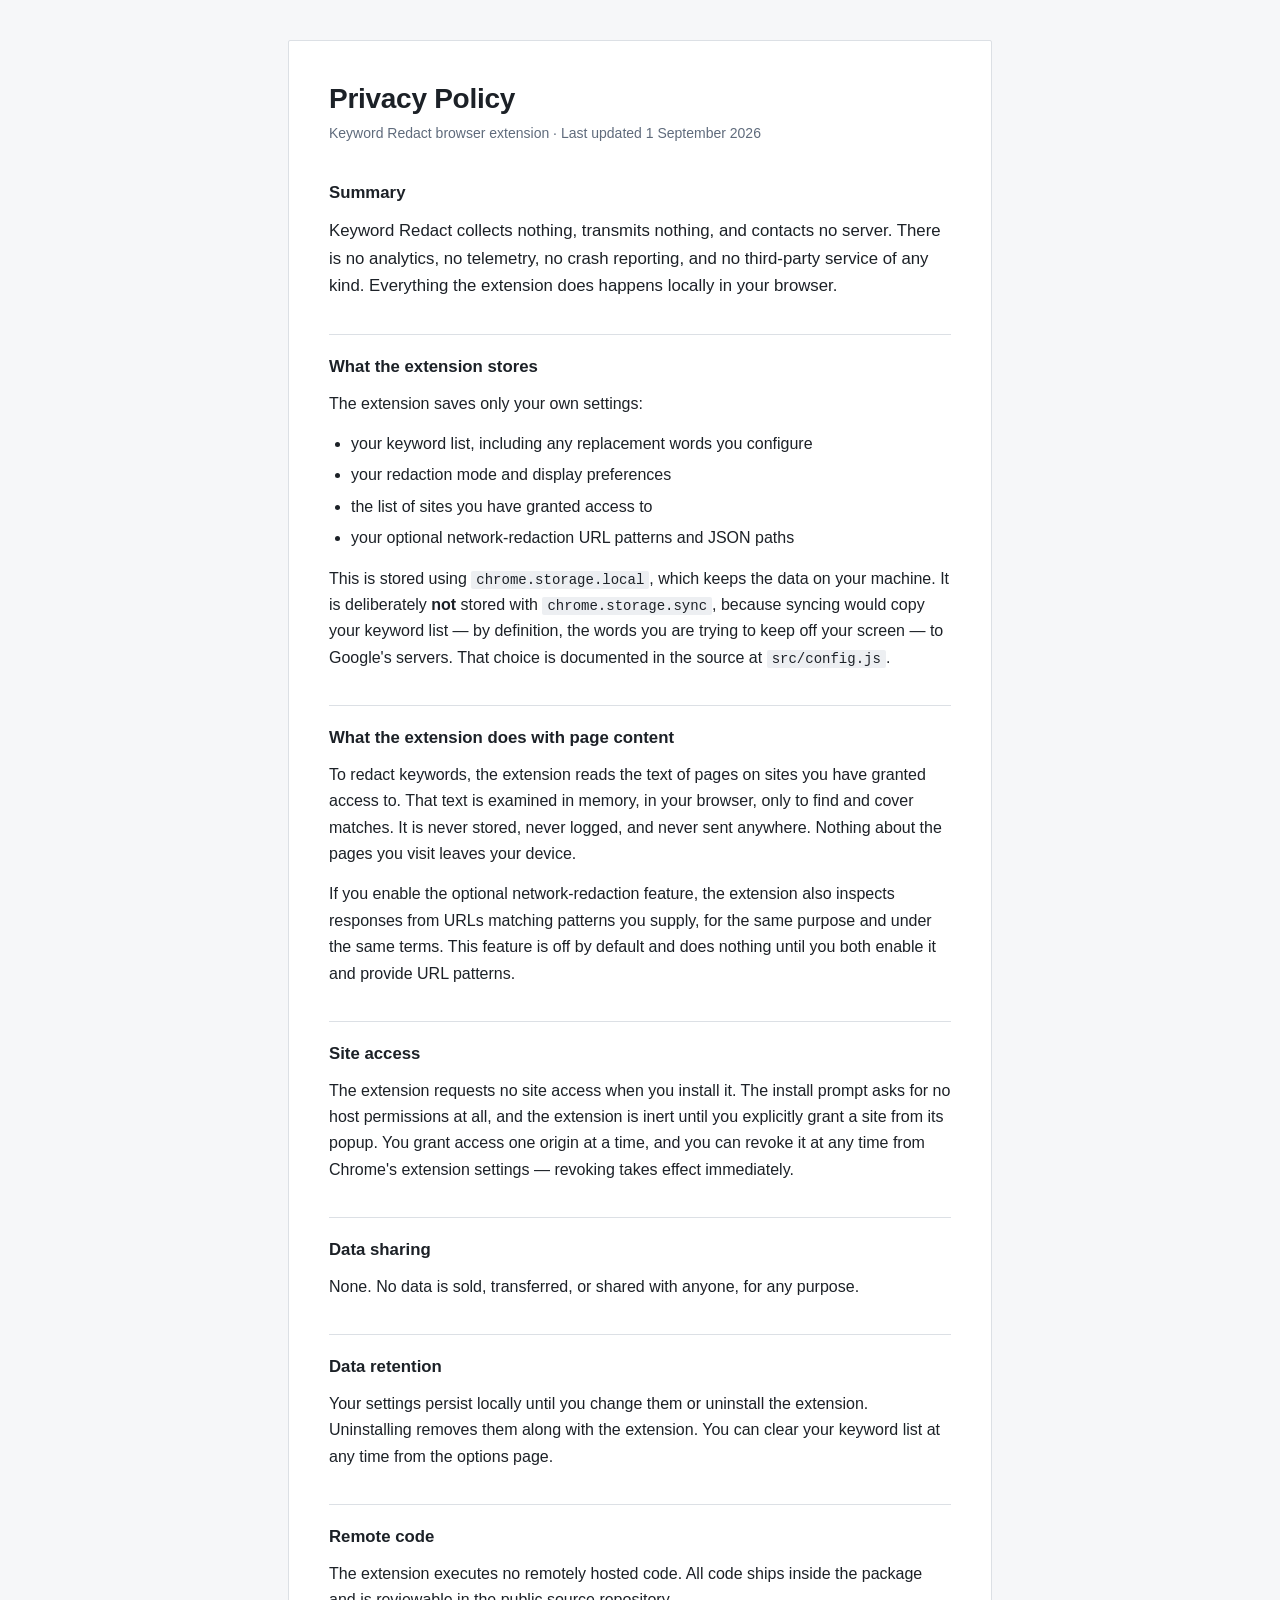
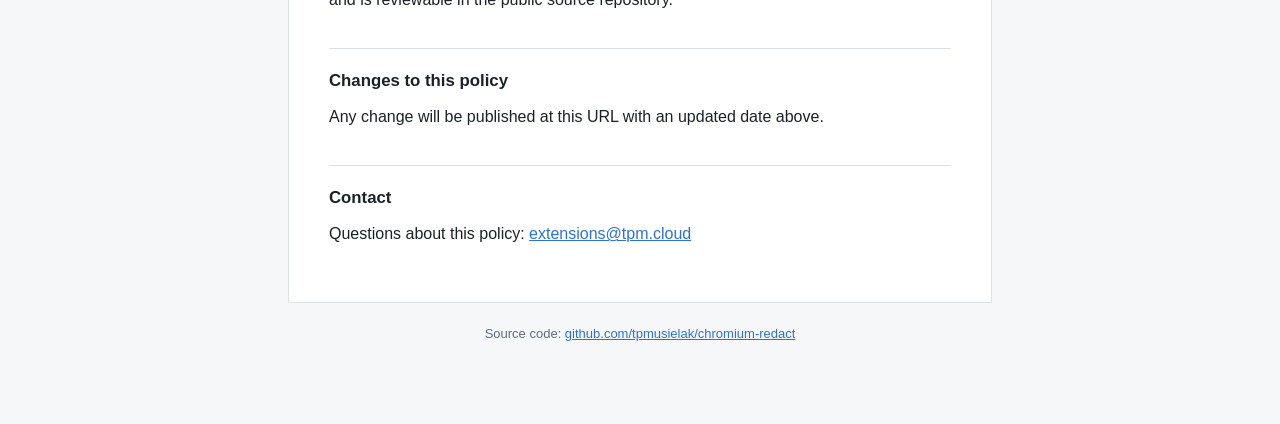
<file: docs/index.html>
<!doctype html>
<html lang="en">
<head>
<meta charset="utf-8">
<meta name="viewport" content="width=device-width, initial-scale=1">
<title>Privacy Policy — Keyword Redact</title>
<meta name="description" content="Privacy policy for the Keyword Redact browser extension. No data is collected or transmitted.">
<link rel="icon" href="data:image/svg+xml,%3Csvg xmlns='http://www.w3.org/2000/svg' viewBox='0 0 128 128'%3E%3Crect width='128' height='128' rx='26' fill='%232d72d2'/%3E%3Crect x='20' y='28' width='88' height='14' rx='7' fill='white'/%3E%3Crect x='20' y='54' width='88' height='20' rx='4' fill='%23111418'/%3E%3Crect x='20' y='86' width='56' height='14' rx='7' fill='white'/%3E%3C/svg%3E">
<style>
/* Palette follows Blueprint 5, matching the extension's own pages (src/ui.css)
   so the policy page reads as part of the same product. Self-contained: no
   external stylesheet, no webfont, nothing to load from a third party --
   which would rather undercut the point of the page. */
:root {
  --bg: #f6f7f9;
  --surface: #ffffff;
  --text: #1c2127;
  --muted: #5f6b7c;
  --rule: #dce0e5;
  --accent: #2d72d2;
  --code-bg: #edeff2;
}
@media (prefers-color-scheme: dark) {
  :root {
    --bg: #1c2127;
    --surface: #252a31;
    --text: #f6f7f9;
    --muted: #abb3bf;
    --rule: #383e47;
    --accent: #8abbff;
    --code-bg: #2f343c;
  }
}
* { box-sizing: border-box; }
body {
  margin: 0;
  padding: 40px 20px 80px;
  background: var(--bg);
  color: var(--text);
  font: 16px/1.65 -apple-system, BlinkMacSystemFont, "Segoe UI", Roboto, Helvetica, Arial, sans-serif;
  -webkit-font-smoothing: antialiased;
}
main {
  max-width: 44rem;
  margin: 0 auto;
  background: var(--surface);
  border: 1px solid var(--rule);
  border-radius: 2px;
  padding: 40px;
}
@media (max-width: 640px) { body { padding: 16px 12px 48px; } main { padding: 24px 20px; } }
h1 { font-size: 1.75rem; line-height: 1.25; margin: 0 0 6px; letter-spacing: -0.01em; }
h2 { font-size: 1.05rem; margin: 34px 0 10px; padding-top: 18px; border-top: 1px solid var(--rule); }
h2:first-of-type { border-top: 0; padding-top: 0; }
p, ul { margin: 0 0 14px; }
ul { padding-left: 22px; }
li { margin-bottom: 5px; }
.updated { color: var(--muted); font-size: 0.875rem; margin: 0 0 8px; }
.lede { font-size: 1.05rem; }
code {
  background: var(--code-bg);
  padding: 1px 5px;
  border-radius: 2px;
  font: 0.875em ui-monospace, SFMono-Regular, Menlo, Consolas, monospace;
}
a { color: var(--accent); }
footer { max-width: 44rem; margin: 20px auto 0; color: var(--muted); font-size: 0.8125rem; text-align: center; }
</style>
</head>
<body>
<main>

<h1>Privacy Policy</h1>
<p class="updated">Keyword Redact browser extension · Last updated 1 September 2026</p>

<h2>Summary</h2>
<p class="lede">Keyword Redact collects nothing, transmits nothing, and contacts no server. There is no analytics, no telemetry, no crash reporting, and no third-party service of any kind. Everything the extension does happens locally in your browser.</p>

<h2>What the extension stores</h2>
<p>The extension saves only your own settings:</p>
<ul>
  <li>your keyword list, including any replacement words you configure</li>
  <li>your redaction mode and display preferences</li>
  <li>the list of sites you have granted access to</li>
  <li>your optional network-redaction URL patterns and JSON paths</li>
</ul>
<p>This is stored using <code>chrome.storage.local</code>, which keeps the data on your machine. It is deliberately <strong>not</strong> stored with <code>chrome.storage.sync</code>, because syncing would copy your keyword list — by definition, the words you are trying to keep off your screen — to Google's servers. That choice is documented in the source at <code>src/config.js</code>.</p>

<h2>What the extension does with page content</h2>
<p>To redact keywords, the extension reads the text of pages on sites you have granted access to. That text is examined in memory, in your browser, only to find and cover matches. It is never stored, never logged, and never sent anywhere. Nothing about the pages you visit leaves your device.</p>
<p>If you enable the optional network-redaction feature, the extension also inspects responses from URLs matching patterns you supply, for the same purpose and under the same terms. This feature is off by default and does nothing until you both enable it and provide URL patterns.</p>

<h2>Site access</h2>
<p>The extension requests no site access when you install it. The install prompt asks for no host permissions at all, and the extension is inert until you explicitly grant a site from its popup. You grant access one origin at a time, and you can revoke it at any time from Chrome's extension settings — revoking takes effect immediately.</p>

<h2>Data sharing</h2>
<p>None. No data is sold, transferred, or shared with anyone, for any purpose.</p>

<h2>Data retention</h2>
<p>Your settings persist locally until you change them or uninstall the extension. Uninstalling removes them along with the extension. You can clear your keyword list at any time from the options page.</p>

<h2>Remote code</h2>
<p>The extension executes no remotely hosted code. All code ships inside the package and is reviewable in the public source repository.</p>

<h2>Changes to this policy</h2>
<p>Any change will be published at this URL with an updated date above.</p>

<h2>Contact</h2>
<p>Questions about this policy: <a href="mailto:extensions@tpm.cloud">extensions@tpm.cloud</a></p>

</main>
<footer>
  Source code: <a href="https://github.com/tpmusielak/chromium-redact">github.com/tpmusielak/chromium-redact</a>
</footer>
</body>
</html>
</file>
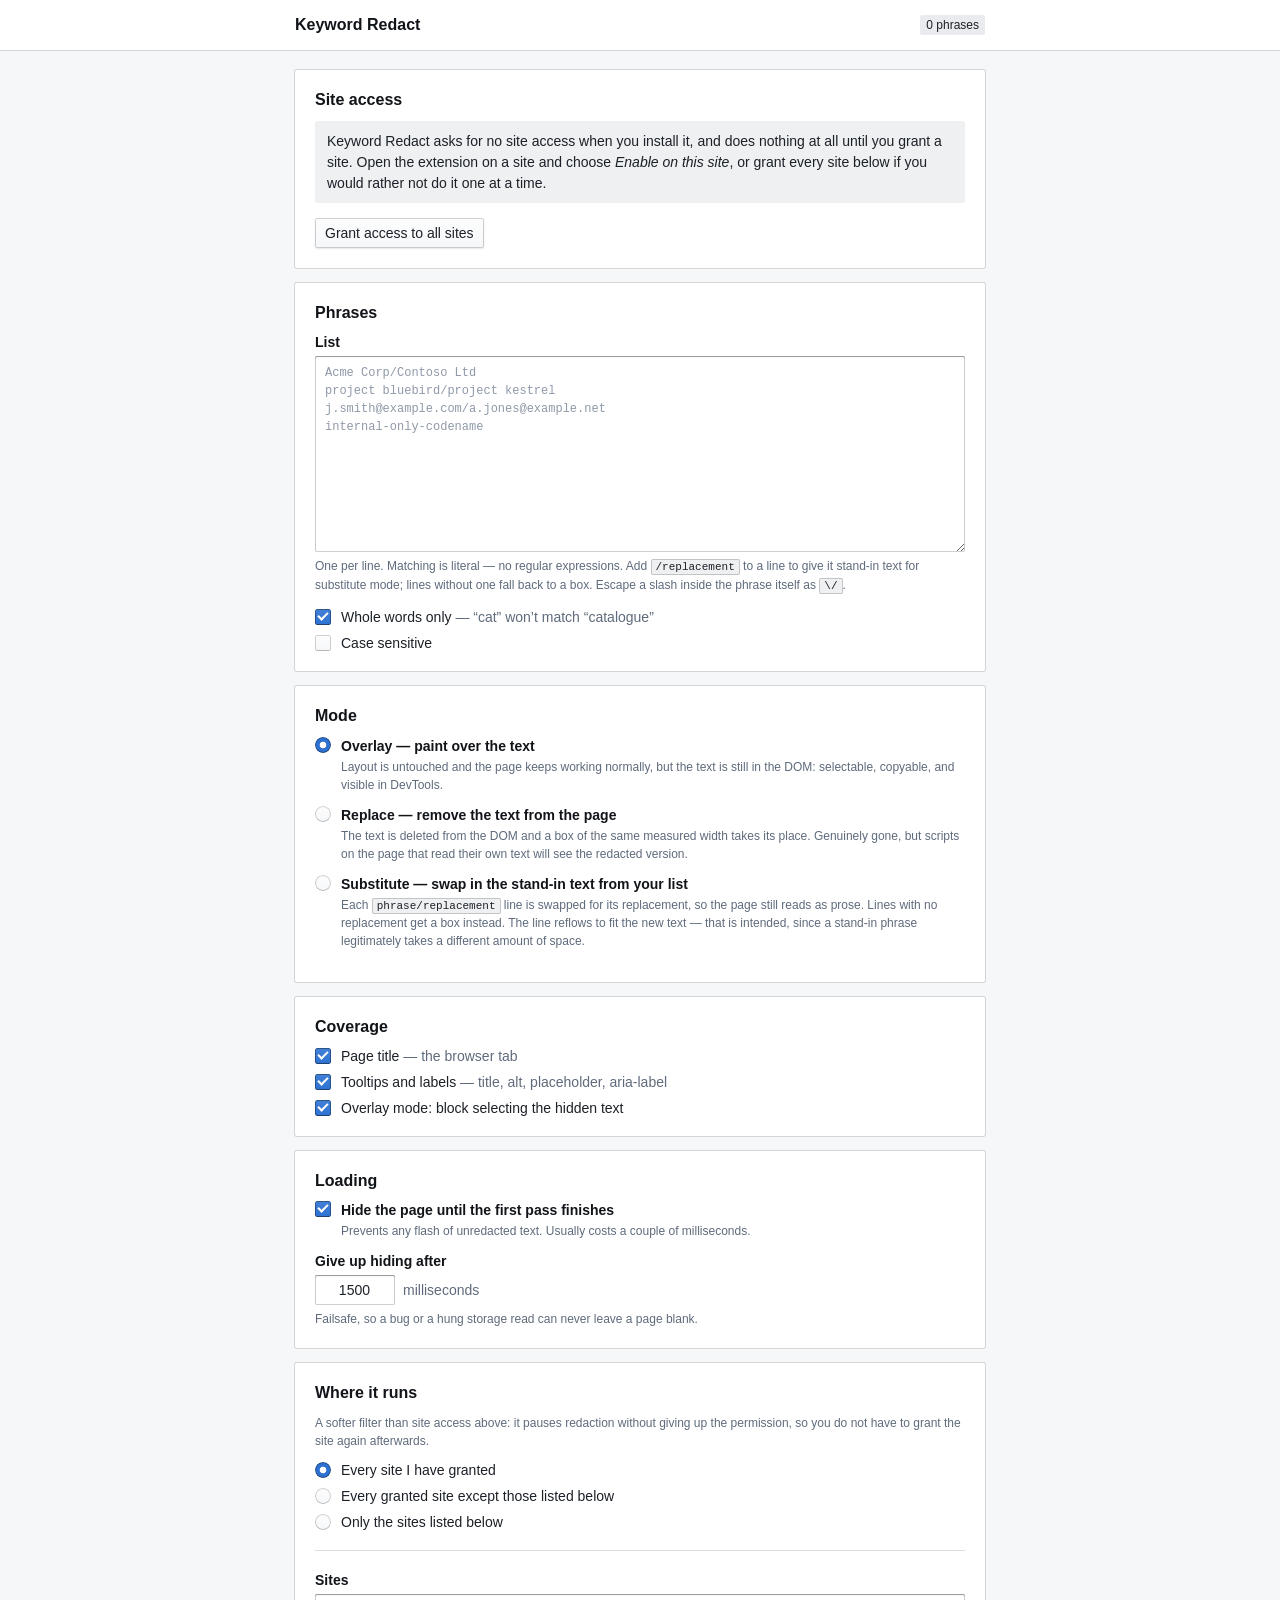
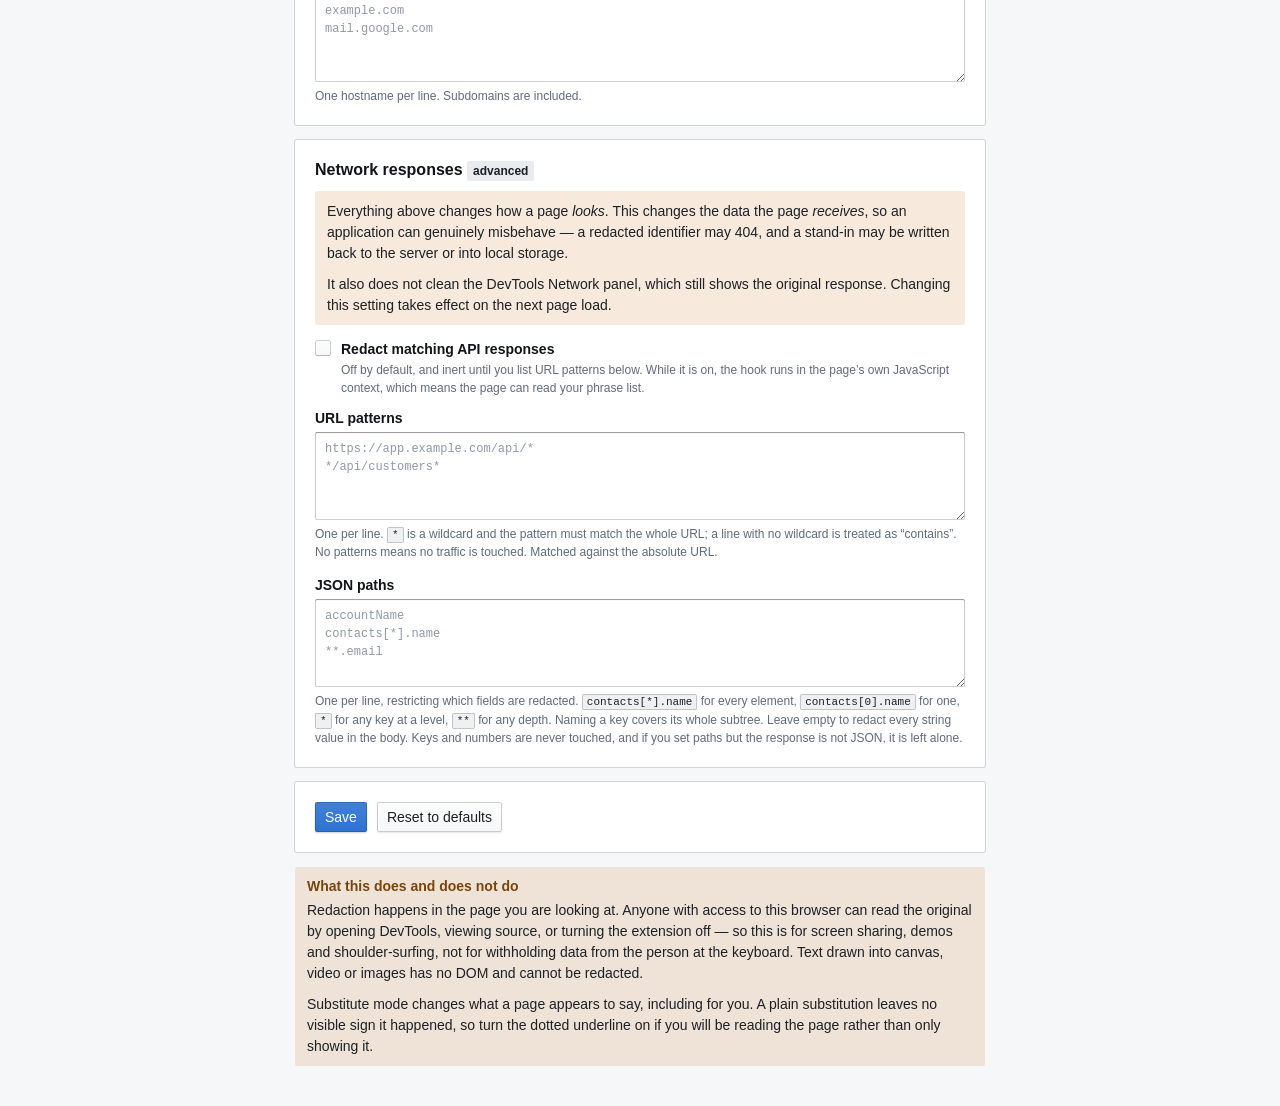
<file: src/options.html>
<!doctype html>
<html lang="en">
<head>
<meta charset="utf-8">
<title>Keyword Redact options</title>
<link rel="stylesheet" href="ui.css">
</head>
<body class="options">

<nav class="bp-navbar">
  <div class="bp-navbar-inner">
    <span class="bp-navbar-heading">Keyword Redact</span>
    <span class="bp-navbar-divider"></span>
    <span class="bp-tag bp-tag-minimal" id="count"></span>
  </div>
</nav>

<main class="bp-container">

  <div class="bp-card">
    <h5 class="bp-heading">Site access</h5>

    <div class="bp-callout bp-running-text" style="margin-bottom: 15px;" id="accessIntro">
      <p>
        Keyword Redact asks for no site access when you install it, and does nothing at all until
        you grant a site. Open the extension on a site and choose <em>Enable on this site</em>,
        or grant every site below if you would rather not do it one at a time.
      </p>
    </div>

    <div id="originList"></div>

    <div class="bp-button-group" style="margin-top: 15px;">
      <button id="grantAll" class="bp-button">Grant access to all sites</button>
      <span id="accessStatus" class="bp-text-muted bp-text-small"></span>
    </div>
  </div>

  <div class="bp-card">
    <h5 class="bp-heading">Phrases</h5>
    <div class="bp-form-group">
      <label class="bp-label" for="keywords">List</label>
      <textarea id="keywords" class="bp-input" rows="10" spellcheck="false"
        placeholder="Acme Corp/Contoso Ltd&#10;project bluebird/project kestrel&#10;j.smith@example.com/a.jones@example.net&#10;internal-only-codename"></textarea>
      <div class="bp-form-helper-text">
        One per line. Matching is literal — no regular expressions.
        Add <code>/replacement</code> to a line to give it stand-in text for
        substitute mode; lines without one fall back to a box.
        Escape a slash inside the phrase itself as <code>\/</code>.
      </div>
    </div>

    <label class="bp-control bp-checkbox">
      <input type="checkbox" id="wholeWord">
      <span class="bp-control-indicator"></span>
      Whole words only <span class="bp-text-muted">— “cat” won’t match “catalogue”</span>
    </label>
    <label class="bp-control bp-checkbox">
      <input type="checkbox" id="caseSensitive">
      <span class="bp-control-indicator"></span>
      Case sensitive
    </label>
  </div>

  <div class="bp-card">
    <h5 class="bp-heading">Mode</h5>

    <label class="bp-control bp-radio bp-control-rich">
      <input type="radio" name="mode" value="overlay">
      <span class="bp-control-indicator"></span>
      <span class="bp-control-label">Overlay — paint over the text</span>
      <div class="bp-form-helper-text">
        Layout is untouched and the page keeps working normally, but the text is still in
        the DOM: selectable, copyable, and visible in DevTools.
      </div>
    </label>

    <label class="bp-control bp-radio bp-control-rich">
      <input type="radio" name="mode" value="replace">
      <span class="bp-control-indicator"></span>
      <span class="bp-control-label">Replace — remove the text from the page</span>
      <div class="bp-form-helper-text">
        The text is deleted from the DOM and a box of the same measured width takes its
        place. Genuinely gone, but scripts on the page that read their own text will see
        the redacted version.
      </div>
    </label>

    <div id="fillWrap" class="bp-control-group">
      <label class="bp-control bp-radio">
        <input type="radio" name="fill" value="bar">
        <span class="bp-control-indicator"></span>
        Solid bar
      </label>
      <label class="bp-control bp-radio">
        <input type="radio" name="fill" value="blocks">
        <span class="bp-control-indicator"></span>
        Block characters (█)
      </label>
    </div>

    <label class="bp-control bp-radio bp-control-rich">
      <input type="radio" name="mode" value="substitute">
      <span class="bp-control-indicator"></span>
      <span class="bp-control-label">Substitute — swap in the stand-in text from your list</span>
      <div class="bp-form-helper-text">
        Each <code>phrase/replacement</code> line is swapped for its replacement, so the page
        still reads as prose. Lines with no replacement get a box instead. The line reflows to
        fit the new text — that is intended, since a stand-in phrase legitimately takes a
        different amount of space.
      </div>
    </label>

    <div id="subWrap" class="bp-control-group">
      <label class="bp-control bp-radio">
        <input type="radio" name="substituteStyle" value="plain">
        <span class="bp-control-indicator"></span>
        Indistinguishable from the surrounding text
      </label>
      <label class="bp-control bp-radio">
        <input type="radio" name="substituteStyle" value="marked">
        <span class="bp-control-indicator"></span>
        Faint dotted underline <span class="bp-text-muted">— so you can still tell what was swapped</span>
      </label>
      <label class="bp-control bp-checkbox">
        <input type="checkbox" id="mimicCase">
        <span class="bp-control-indicator"></span>
        Follow the capitalisation of the replaced text <span class="bp-text-muted">— “ACME CORP” becomes “CONTOSO LTD”</span>
      </label>
    </div>
  </div>

  <div class="bp-card">
    <h5 class="bp-heading">Coverage</h5>
    <label class="bp-control bp-checkbox">
      <input type="checkbox" id="redactTitle">
      <span class="bp-control-indicator"></span>
      Page title <span class="bp-text-muted">— the browser tab</span>
    </label>
    <label class="bp-control bp-checkbox">
      <input type="checkbox" id="redactAttributes">
      <span class="bp-control-indicator"></span>
      Tooltips and labels <span class="bp-text-muted">— title, alt, placeholder, aria-label</span>
    </label>
    <label class="bp-control bp-checkbox">
      <input type="checkbox" id="blockCopy">
      <span class="bp-control-indicator"></span>
      Overlay mode: block selecting the hidden text
    </label>
  </div>

  <div class="bp-card">
    <h5 class="bp-heading">Loading</h5>
    <label class="bp-control bp-checkbox bp-control-rich">
      <input type="checkbox" id="cloak">
      <span class="bp-control-indicator"></span>
      <span class="bp-control-label">Hide the page until the first pass finishes</span>
      <div class="bp-form-helper-text">
        Prevents any flash of unredacted text. Usually costs a couple of milliseconds.
      </div>
    </label>

    <div class="bp-form-group">
      <label class="bp-label" for="cloakTimeoutMs">Give up hiding after</label>
      <div class="bp-inline-field">
        <input type="number" id="cloakTimeoutMs" class="bp-input bp-input-small" min="100" max="10000" step="100">
        <span class="bp-text-muted">milliseconds</span>
      </div>
      <div class="bp-form-helper-text">
        Failsafe, so a bug or a hung storage read can never leave a page blank.
      </div>
    </div>
  </div>

  <div class="bp-card">
    <h5 class="bp-heading">Where it runs</h5>
    <p class="bp-form-helper-text" style="margin-top:0">
      A softer filter than site access above: it pauses redaction without giving up the
      permission, so you do not have to grant the site again afterwards.
    </p>
    <label class="bp-control bp-radio">
      <input type="radio" name="siteMode" value="all">
      <span class="bp-control-indicator"></span>
      Every site I have granted
    </label>
    <label class="bp-control bp-radio">
      <input type="radio" name="siteMode" value="blocklist">
      <span class="bp-control-indicator"></span>
      Every granted site except those listed below
    </label>
    <label class="bp-control bp-radio">
      <input type="radio" name="siteMode" value="allowlist">
      <span class="bp-control-indicator"></span>
      Only the sites listed below
    </label>

    <div class="bp-divider"></div>

    <div class="bp-form-group">
      <label class="bp-label" for="sites">Sites</label>
      <textarea id="sites" class="bp-input" rows="4" spellcheck="false"
        placeholder="example.com&#10;mail.google.com"></textarea>
      <div class="bp-form-helper-text">One hostname per line. Subdomains are included.</div>
    </div>
  </div>

  <div class="bp-card">
    <h5 class="bp-heading">Network responses <span class="bp-tag bp-tag-minimal">advanced</span></h5>

    <div class="bp-callout bp-intent-warning bp-running-text" style="margin-bottom: 15px;">
      <p>
        Everything above changes how a page <em>looks</em>. This changes the data the page
        <em>receives</em>, so an application can genuinely misbehave — a redacted identifier
        may 404, and a stand-in may be written back to the server or into local storage.
      </p>
      <p>
        It also does not clean the DevTools Network panel, which still shows the original
        response. Changing this setting takes effect on the next page load.
      </p>
    </div>

    <label class="bp-control bp-checkbox bp-control-rich">
      <input type="checkbox" id="network">
      <span class="bp-control-indicator"></span>
      <span class="bp-control-label">Redact matching API responses</span>
      <div class="bp-form-helper-text">
        Off by default, and inert until you list URL patterns below. While it is on, the hook
        runs in the page&rsquo;s own JavaScript context, which means the page can read your
        phrase list.
      </div>
    </label>

    <div class="bp-form-group">
      <label class="bp-label" for="networkUrls">URL patterns</label>
      <textarea id="networkUrls" class="bp-input" rows="4" spellcheck="false"
        placeholder="https://app.example.com/api/*&#10;*/api/customers*"></textarea>
      <div class="bp-form-helper-text">
        One per line. <code>*</code> is a wildcard and the pattern must match the whole URL;
        a line with no wildcard is treated as &ldquo;contains&rdquo;. No patterns means no
        traffic is touched. Matched against the absolute URL.
      </div>
    </div>

    <div class="bp-form-group">
      <label class="bp-label" for="networkPaths">JSON paths</label>
      <textarea id="networkPaths" class="bp-input" rows="4" spellcheck="false"
        placeholder="accountName&#10;contacts[*].name&#10;**.email"></textarea>
      <div class="bp-form-helper-text">
        One per line, restricting which fields are redacted. <code>contacts[*].name</code> for
        every element, <code>contacts[0].name</code> for one, <code>*</code> for any key at a
        level, <code>**</code> for any depth. Naming a key covers its whole subtree.
        Leave empty to redact every string value in the body. Keys and numbers are never
        touched, and if you set paths but the response is not JSON, it is left alone.
      </div>
    </div>
  </div>

  <div class="bp-card">
    <div class="bp-button-group">
      <button id="save" class="bp-button bp-intent-primary">Save</button>
      <button id="reset" class="bp-button">Reset to defaults</button>
      <span id="status" class="bp-text-muted bp-text-small"></span>
    </div>
  </div>

  <div class="bp-callout bp-intent-warning bp-running-text">
    <h6 class="bp-heading">What this does and does not do</h6>
    <p>
      Redaction happens in the page you are looking at. Anyone with access to this browser can
      read the original by opening DevTools, viewing source, or turning the extension off — so
      this is for screen sharing, demos and shoulder-surfing, not for withholding data from the
      person at the keyboard. Text drawn into canvas, video or images has no DOM and cannot be
      redacted.
    </p>
    <p>
      Substitute mode changes what a page appears to say, including for you. A plain
      substitution leaves no visible sign it happened, so turn the dotted underline on if you
      will be reading the page rather than only showing it.
    </p>
  </div>

</main>

<script src="config.js"></script>
<script src="options.js"></script>
</body>
</html>
</file>
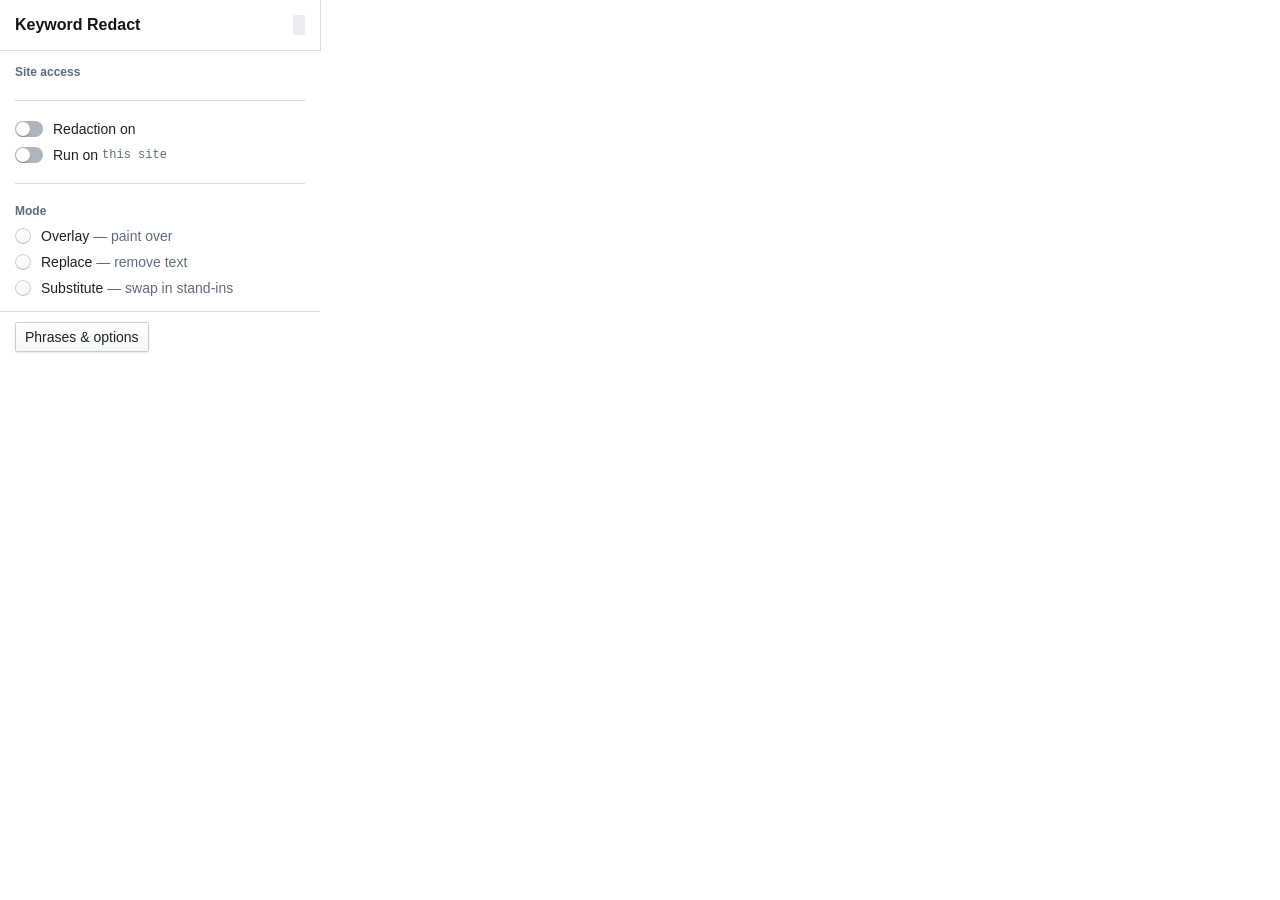
<file: src/popup.html>
<!doctype html>
<html lang="en">
<head>
<meta charset="utf-8">
<title>Keyword Redact</title>
<link rel="stylesheet" href="ui.css">
</head>
<body class="popup">

<nav class="bp-navbar">
  <div class="bp-navbar-inner">
    <span class="bp-navbar-heading">Keyword Redact</span>
    <span class="bp-navbar-divider"></span>
    <span class="bp-tag bp-tag-minimal" id="count"></span>
  </div>
</nav>

<div class="bp-popup-body">

  <div class="bp-section" id="accessSection">
    <h6 class="bp-section-title">Site access</h6>

    <div id="accessGranted" hidden>
      <p class="bp-text-small" style="margin:0 0 8px">
        Running on <span class="bp-host" id="hostGranted"></span>
      </p>
      <button id="revoke" class="bp-button">Remove access to this site</button>
    </div>

    <div id="accessMissing" hidden>
      <p class="bp-text-small bp-text-muted" style="margin:0 0 8px">
        Keyword Redact has no access to <span class="bp-host" id="hostMissing"></span> and is doing
        nothing here.
      </p>
      <button id="grant" class="bp-button bp-intent-primary">Enable on this site</button>
    </div>

    <div id="accessUnavailable" hidden>
      <p class="bp-text-small bp-text-muted" style="margin:0">
        This page cannot be redacted — only <code>http</code> and <code>https</code> pages can.
      </p>
    </div>
  </div>

  <div class="bp-divider"></div>

  <div class="bp-section" id="controls">
    <label class="bp-control bp-switch">
      <input type="checkbox" id="enabled">
      <span class="bp-control-indicator"></span>
      Redaction on
    </label>
    <label class="bp-control bp-switch">
      <input type="checkbox" id="site">
      <span class="bp-control-indicator"></span>
      Run on <span class="bp-host" id="host">this site</span>
    </label>
  </div>

  <div class="bp-divider"></div>

  <div class="bp-section">
    <h6 class="bp-section-title">Mode</h6>
    <label class="bp-control bp-radio">
      <input type="radio" name="mode" value="overlay">
      <span class="bp-control-indicator"></span>
      Overlay <span class="bp-text-muted">— paint over</span>
    </label>
    <label class="bp-control bp-radio">
      <input type="radio" name="mode" value="replace">
      <span class="bp-control-indicator"></span>
      Replace <span class="bp-text-muted">— remove text</span>
    </label>
    <label class="bp-control bp-radio">
      <input type="radio" name="mode" value="substitute">
      <span class="bp-control-indicator"></span>
      Substitute <span class="bp-text-muted">— swap in stand-ins</span>
    </label>
  </div>

</div>

<div class="bp-footer">
  <button id="options" class="bp-button">Phrases &amp; options</button>
</div>

<script src="config.js"></script>
<script src="popup.js"></script>
</body>
</html>
</file>
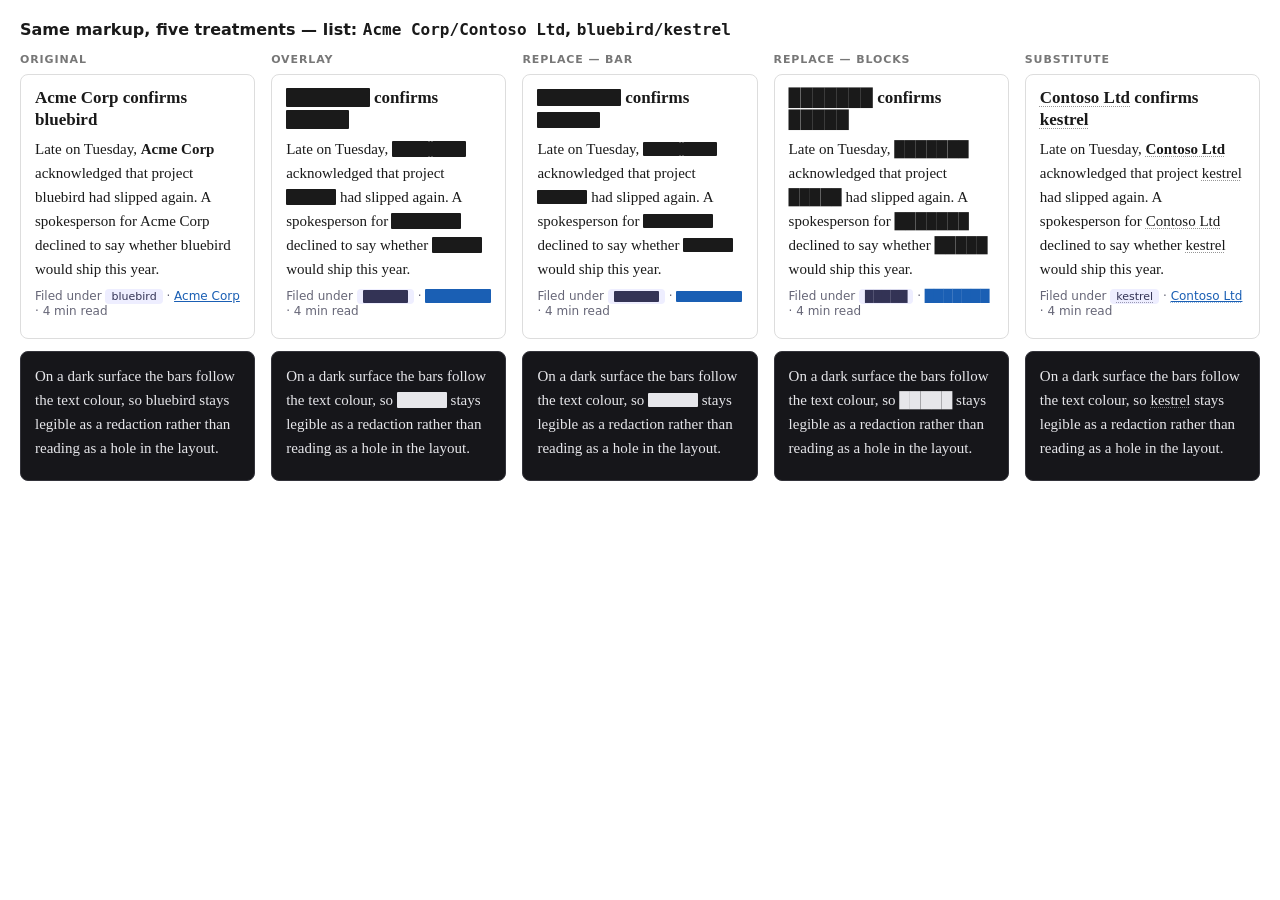
<file: test/demo.html>
<!doctype html>
<html lang="en">
<head>
<meta charset="utf-8">
<title>Keyword Redact visual demo</title>
<link rel="stylesheet" href="../src/redact.css">
<style>
  body { font: 15px/1.6 Georgia, serif; margin: 20px; background: #fff; color: #1a1a1a; }
  h1 { font: 600 16px system-ui, sans-serif; margin: 0 0 14px; }
  .grid { display: grid; grid-template-columns: repeat(5, 1fr); gap: 16px; align-items: start; }
  .col > h2 { font: 600 11px system-ui, sans-serif; text-transform: uppercase; letter-spacing: .08em; color: #777; margin: 0 0 8px; }
  .card { border: 1px solid #ddd; border-radius: 8px; padding: 12px 14px; }
  .card h3 { font: 700 17px/1.3 Georgia, serif; margin: 0 0 6px; }
  .card p { margin: 0 0 8px; }
  .meta { font: 12px system-ui, sans-serif; color: #667; }
  .tag { display: inline-block; background: #eef; color: #335; border-radius: 4px; padding: 1px 6px; font: 11px system-ui, sans-serif; }
  a { color: #1a5fb4; }
  .dark { background: #16161a; color: #e6e6ea; border-color: #33333a; }
  .dark .meta { color: #9a9aa8; }
  .dark .tag { background: #2a2a3a; color: #b9b9d0; }
  .dark a { color: #7fb3ff; }
</style>
</head>
<body>

<h1>Same markup, five treatments — list: <code>Acme Corp/Contoso Ltd</code>, <code>bluebird/kestrel</code></h1>

<div class="grid">
  <div class="col"><h2>Original</h2><div id="c0"></div></div>
  <div class="col"><h2>Overlay</h2><div id="c1"></div></div>
  <div class="col"><h2>Replace — bar</h2><div id="c2"></div></div>
  <div class="col"><h2>Replace — blocks</h2><div id="c3"></div></div>
  <div class="col"><h2>Substitute</h2><div id="c4"></div></div>
</div>

<template id="tpl">
  <div class="card">
    <h3>Acme Corp confirms bluebird</h3>
    <p>Late on Tuesday, <strong>Acme</strong> <strong>Corp</strong> acknowledged that project
      bluebird had slipped again. A spokesperson for Acme Corp declined to say whether
      bluebird would ship this year.</p>
    <p class="meta">Filed under <span class="tag">bluebird</span> ·
      <a href="#" title="More about Acme Corp">Acme Corp</a> · 4 min read</p>
  </div>
  <div class="card dark" style="margin-top:12px">
    <p>On a dark surface the bars follow the text colour, so bluebird stays legible as a
      redaction rather than reading as a hole in the layout.</p>
  </div>
</template>

<script>
window.chrome = {
  storage: { local: { get: (d, cb) => cb(Object.assign({}, d)), set: (v, cb) => cb && cb() }, onChanged: { addListener() {} } },
  runtime: {}
};
</script>
<script src="../src/config.js"></script>
<script src="../src/engine.js"></script>
<script>
const tpl = document.getElementById('tpl');
const setups = [
  null,
  { mode: 'overlay' },
  { mode: 'replace', fill: 'bar' },
  { mode: 'replace', fill: 'blocks' },
  { mode: 'substitute', substituteStyle: 'marked' }
];
setups.forEach((overrides, i) => {
  const host = document.getElementById('c' + i);
  host.appendChild(tpl.content.cloneNode(true));
  if (!overrides) return;
  const cfg = Object.assign({}, CR_DEFAULTS, { keywords: ['Acme Corp/Contoso Ltd', 'bluebird/kestrel'] }, overrides);
  const r = new CRRedactor(cfg);
  r.active = true;
  r.sweep(host, null);
  r.observeRoot(host);
  if (r.usesBars()) document.fonts.ready.then(() => r.remeasure());
});
</script>
</body>
</html>
</file>
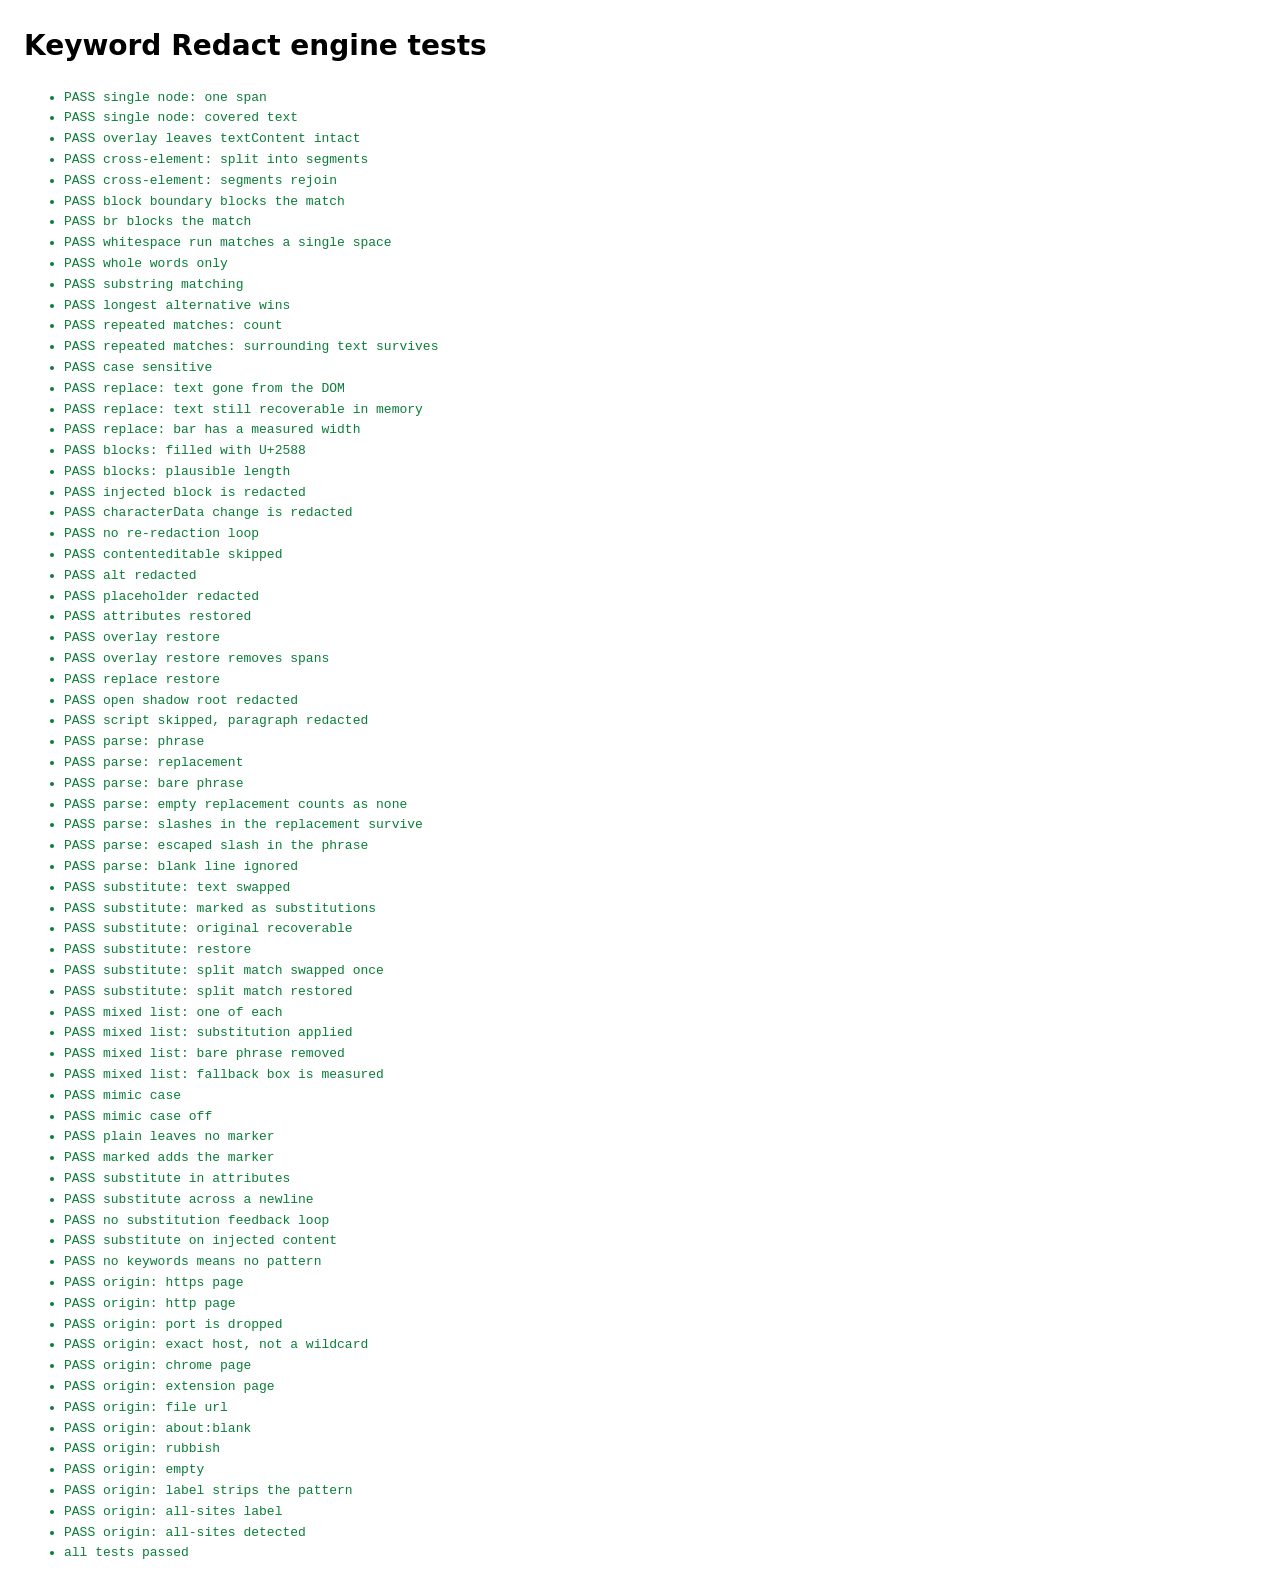
<file: test/harness.html>
<!doctype html>
<html lang="en">
<head>
<meta charset="utf-8">
<title>Keyword Redact engine tests</title>
<style>
  body { font: 14px/1.6 system-ui, sans-serif; margin: 24px; }
  #fixture { position: absolute; left: -9999px; top: 0; width: 600px; font: 16px/1.4 Arial, sans-serif; }
  .pass { color: #0a7d38; }
  .fail { color: #c0271d; font-weight: 600; }
  li { font-family: ui-monospace, Consolas, monospace; font-size: 13px; }
</style>
</head>
<body>
<h1>Keyword Redact engine tests</h1>
<ul id="results"></ul>

<!-- Stand-in for the extension APIs so the engine can be exercised in a plain page. -->
<script>
window.chrome = {
  storage: {
    local: { get: (defaults, cb) => cb(Object.assign({}, defaults)), set: (v, cb) => cb && cb() },
    onChanged: { addListener() {} }
  },
  runtime: {}
};
</script>
<script src="../src/config.js"></script>
<script src="../src/engine.js"></script>
<script src="tests.js"></script>
</body>
</html>
</file>
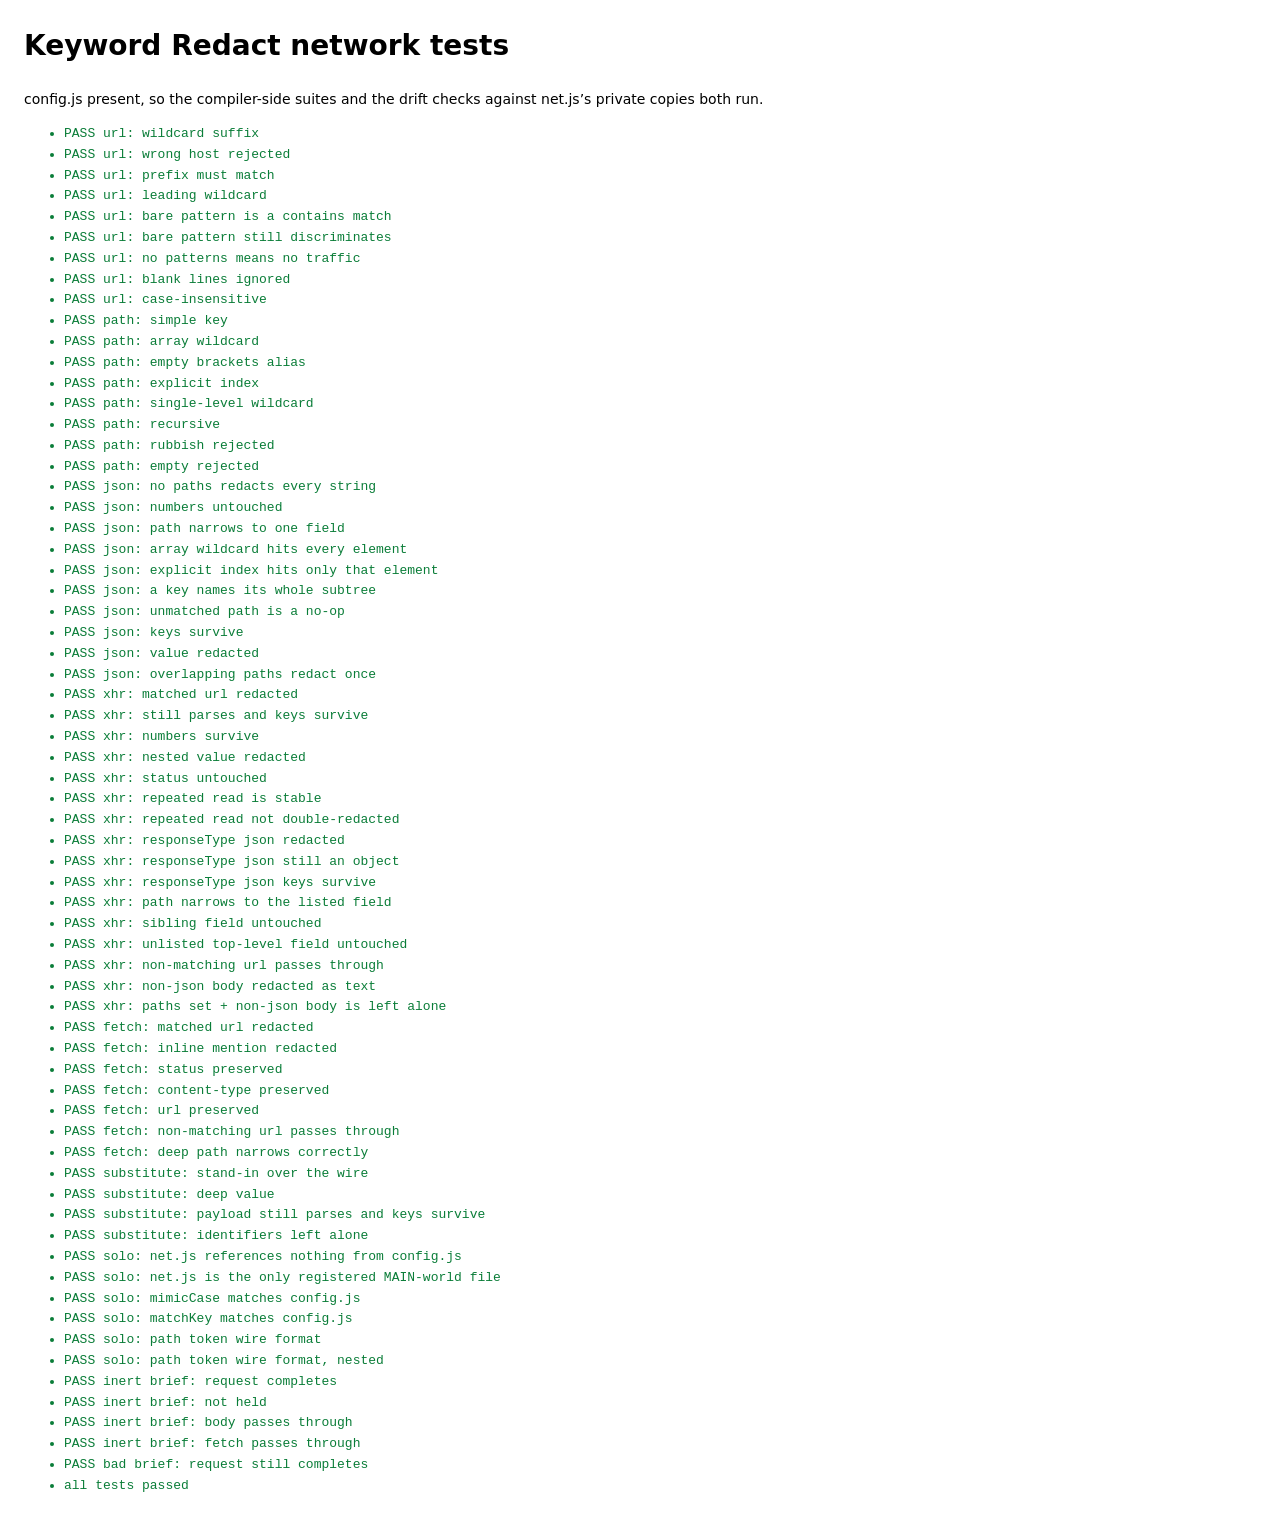
<file: test/net-harness.html>
<!doctype html>
<html lang="en" data-cr-test>
<head>
<meta charset="utf-8">
<title>Keyword Redact network tests</title>
<style>
  body { font: 14px/1.6 system-ui, sans-serif; margin: 24px; }
  .pass { color: #0a7d38; }
  .fail { color: #c0271d; font-weight: 600; }
  li { font-family: ui-monospace, Consolas, monospace; font-size: 13px; }
</style>
</head>
<body>
<h1>Keyword Redact network tests</h1>
<p>config.js present, so the compiler-side suites and the drift checks against
net.js&rsquo;s private copies both run.</p>
<ul id="results"></ul>

<script src="../src/config.js"></script>
<script src="../src/net.js"></script>
<script src="net-tests.js"></script>
</body>
</html>
</file>
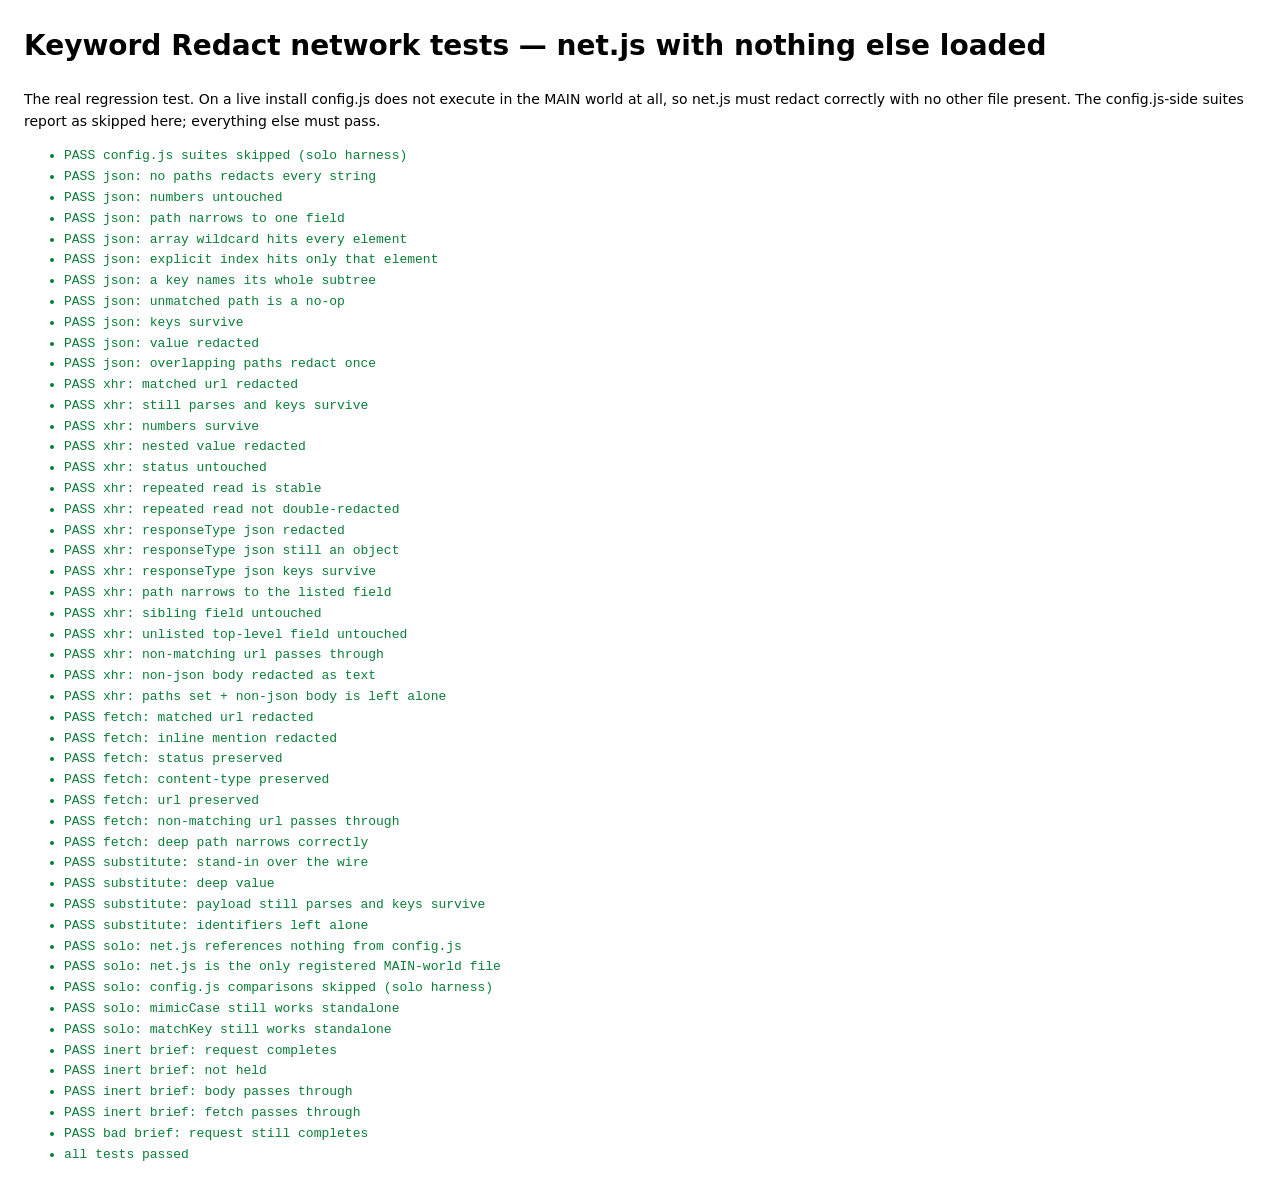
<file: test/net-solo-harness.html>
<!doctype html>
<html lang="en" data-cr-test>
<head>
<meta charset="utf-8">
<title>Keyword Redact network tests (net.js alone)</title>
<style>
  body { font: 14px/1.6 system-ui, sans-serif; margin: 24px; }
  .pass { color: #0a7d38; }
  .fail { color: #c0271d; font-weight: 600; }
  li { font-family: ui-monospace, Consolas, monospace; font-size: 13px; }
</style>
</head>
<body>
<h1>Keyword Redact network tests &mdash; net.js with nothing else loaded</h1>
<p>The real regression test. On a live install config.js does not execute in the
MAIN world at all, so net.js must redact correctly with no other file present.
The config.js-side suites report as skipped here; everything else must pass.</p>
<ul id="results"></ul>

<script src="../src/net.js"></script>
<script src="net-tests.js"></script>
</body>
</html>
</file>
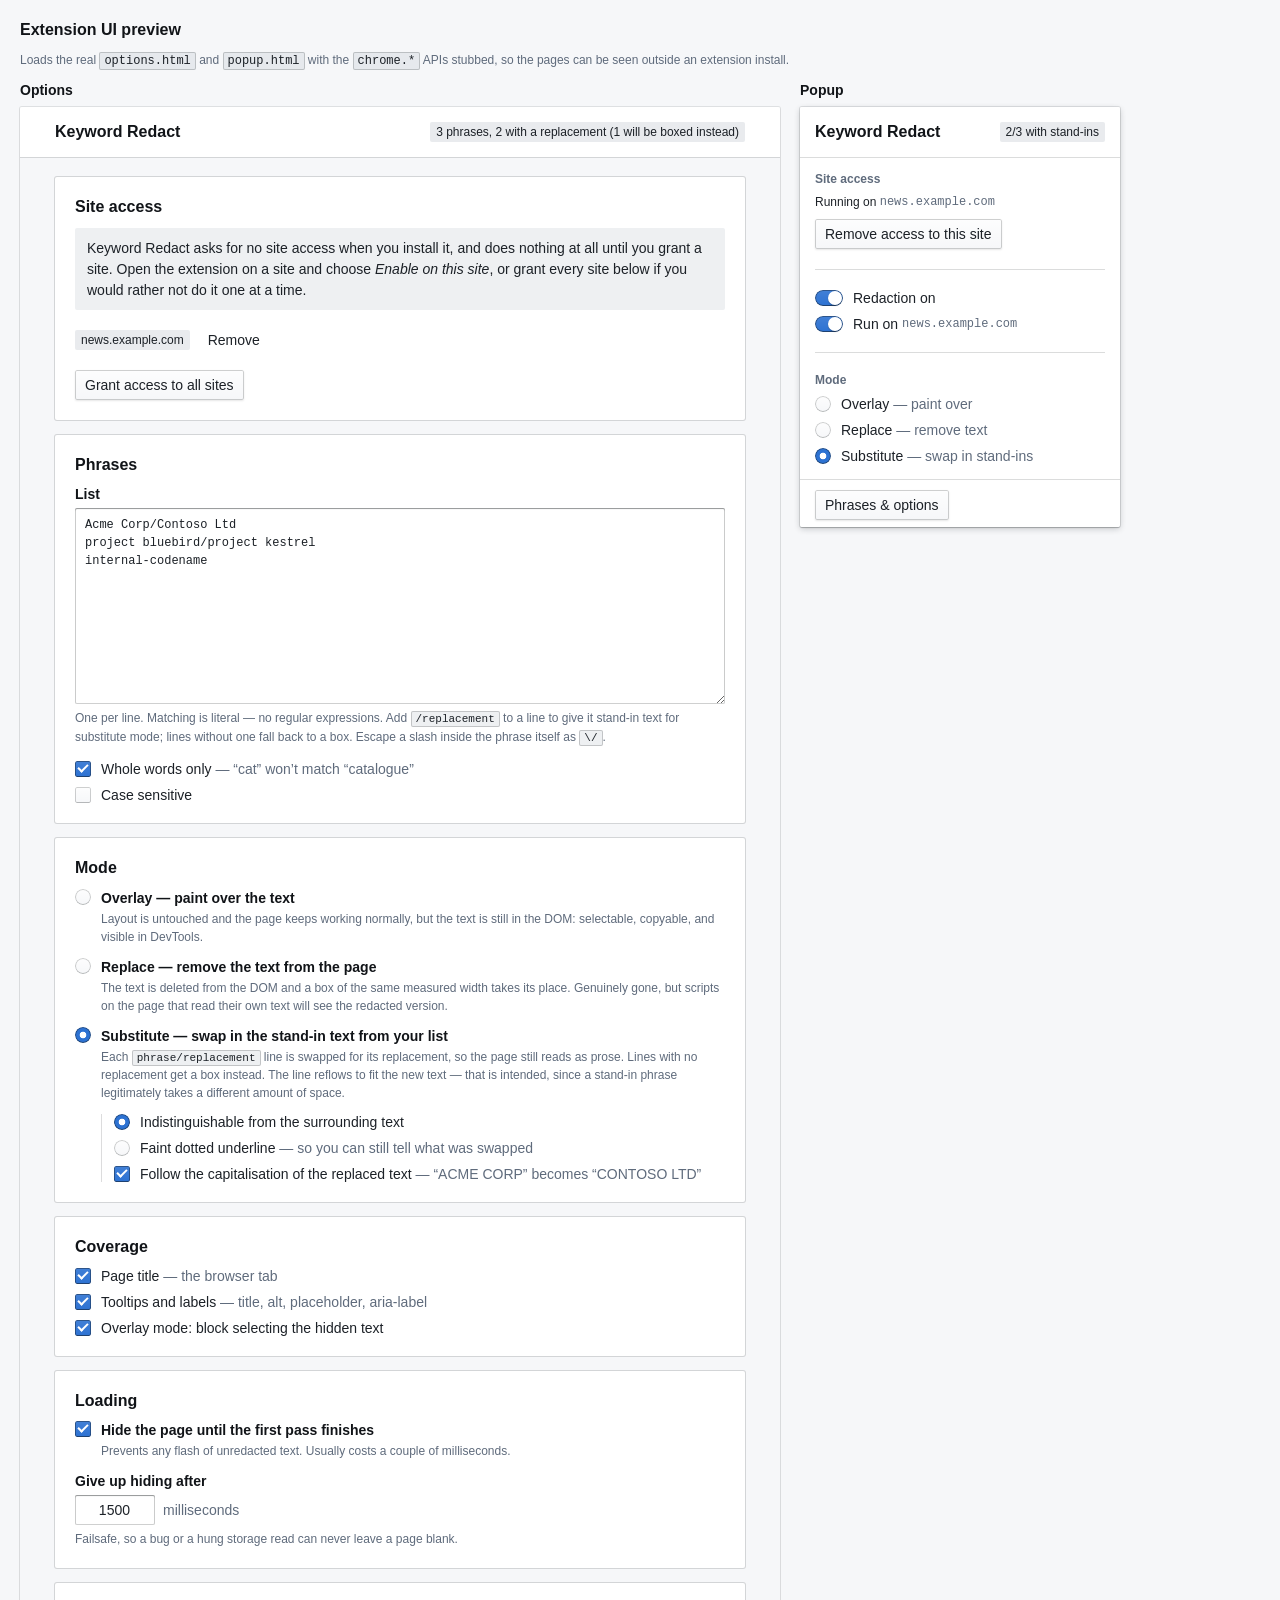
<file: test/ui-preview.html>
<!doctype html>
<html lang="en">
<head>
<meta charset="utf-8">
<title>Keyword Redact UI preview</title>
<link rel="stylesheet" href="../src/ui.css">
<style>
  body { padding: 20px; }
  .lanes { display: flex; gap: 20px; align-items: flex-start; }
  .lane h6 { margin: 0 0 8px; }
  iframe { border: 0; background: transparent; }
  iframe.options { width: 760px; height: 1500px; box-shadow: var(--elevation-1); border-radius: 2px; }
  iframe.popup { width: 320px; height: 420px; box-shadow: var(--elevation-2); border-radius: 2px; }
</style>
</head>
<body>

<h5 class="bp-heading">Extension UI preview</h5>
<p class="bp-text-muted bp-text-small">
  Loads the real <code>options.html</code> and <code>popup.html</code> with the
  <code>chrome.*</code> APIs stubbed, so the pages can be seen outside an extension install.
</p>

<div class="lanes">
  <div class="lane">
    <h6 class="bp-heading">Options</h6>
    <iframe class="options" id="optionsFrame"></iframe>
  </div>
  <div class="lane">
    <h6 class="bp-heading">Popup</h6>
    <iframe class="popup" id="popupFrame"></iframe>
  </div>
</div>

<script>
const STUB = `
  let granted = ['https://news.example.com/*'];
  const store = {
    keywords: ['Acme Corp/Contoso Ltd', 'project bluebird/project kestrel', 'internal-codename'],
    mode: 'substitute', enabled: true, siteMode: 'blocklist', sites: ['intranet.example.com']
  };
  window.chrome = {
    storage: {
      local: {
        get: (defaults, cb) => cb(Object.assign({}, defaults, store)),
        set: (v, cb) => { Object.assign(store, v); cb && cb(); }
      },
      onChanged: { addListener() {} }
    },
    tabs: {
      query: (q, cb) => cb([{ id: 1, url: 'https://news.example.com/story/1' }]),
      reload() {}
    },
    permissions: {
      getAll: (cb) => cb({ origins: granted.slice() }),
      contains: (p, cb) => cb(p.origins.every((o) => granted.indexOf(o) !== -1)),
      request: (p, cb) => { for (const o of p.origins) if (granted.indexOf(o) === -1) granted.push(o); cb(true); },
      remove: (p, cb) => { granted = granted.filter((o) => p.origins.indexOf(o) === -1); cb(true); },
      onAdded: { addListener() {} },
      onRemoved: { addListener() {} }
    },
    runtime: { openOptionsPage() {} }
  };
`;

async function mount(frameId, path, scriptName) {
  const html = await (await fetch(path)).text();
  const stub = '<' + 'script>' + STUB + '<' + '/script>';
  const src = html
    .replace('<link rel="stylesheet" href="ui.css">', '<link rel="stylesheet" href="../src/ui.css">')
    .replace('<' + 'script src="config.js">', stub + '<' + 'script src="../src/config.js">')
    .replace('src="' + scriptName + '"', 'src="../src/' + scriptName + '"');
  document.getElementById(frameId).srcdoc = src;
}

mount('optionsFrame', '../src/options.html', 'options.js');
mount('popupFrame', '../src/popup.html', 'popup.js');
</script>
</body>
</html>
</file>
<file: src/ui.css>
/* Blueprint-flavoured styling for the extension's own pages.
 *
 * Hand-rolled rather than vendored: the extension CSP blocks CDN stylesheets,
 * and the full blueprint.css is ~250KB for a settings page and a popup that use
 * a dozen components. The palette, metrics (10px grid, 30px controls, 2px
 * radius), elevations and control anatomy follow Blueprint 5 so the result sits
 * next to a real Blueprint app without looking off.
 */

:root {
  /* Blueprint core palette */
  --black: #111418;
  --dark-gray1: #1c2127;
  --dark-gray2: #252a31;
  --dark-gray3: #2f343c;
  --dark-gray4: #383e47;
  --dark-gray5: #404854;
  --gray1: #5f6b7c;
  --gray2: #738091;
  --gray3: #8f99a8;
  --gray4: #abb3bf;
  --gray5: #c5cbd3;
  --light-gray1: #d3d8de;
  --light-gray2: #dce0e5;
  --light-gray3: #e5e8eb;
  --light-gray4: #edeff2;
  --light-gray5: #f6f7f9;
  --white: #ffffff;

  --blue1: #184a90;
  --blue2: #215db0;
  --blue3: #2d72d2;
  --blue5: #8abbff;
  --orange1: #77450d;
  --orange3: #c87619;
  --orange5: #fbb360;

  /* Semantic, light theme */
  --app-bg: var(--light-gray5);
  --surface: var(--white);
  --surface-alt: var(--light-gray4);
  --text: var(--dark-gray1);
  --heading: var(--black);
  --text-muted: var(--gray1);
  --divider: rgba(17, 20, 24, 0.15);

  --elevation-0: 0 0 0 1px rgba(17, 20, 24, 0.15);
  --elevation-1: 0 0 0 1px rgba(17, 20, 24, 0.1), 0 1px 1px rgba(17, 20, 24, 0.2);
  --elevation-2: 0 0 0 1px rgba(17, 20, 24, 0.1), 0 1px 1px rgba(17, 20, 24, 0.2),
                 0 2px 6px rgba(17, 20, 24, 0.2);

  --button-bg: var(--light-gray5);
  --button-bg-hover: var(--light-gray4);
  --button-bg-active: var(--light-gray2);
  --button-sheen: linear-gradient(180deg, hsla(0, 0%, 100%, 0.8), hsla(0, 0%, 100%, 0));
  --button-shadow: inset 0 0 0 1px rgba(17, 20, 24, 0.2), 0 1px 2px rgba(17, 20, 24, 0.1);
  --button-shadow-active: inset 0 0 0 1px rgba(17, 20, 24, 0.2), inset 0 1px 2px rgba(17, 20, 24, 0.2);

  --input-bg: var(--white);
  --input-shadow: inset 0 0 0 1px rgba(17, 20, 24, 0.2), inset 0 1px 1px rgba(17, 20, 24, 0.3);
  --input-shadow-focus: inset 0 0 0 1px var(--blue3), 0 0 0 2px rgba(45, 114, 210, 0.3);

  --indicator-bg: var(--light-gray5);
  --indicator-shadow: inset 0 0 0 1px rgba(17, 20, 24, 0.2), inset 0 -1px 0 rgba(17, 20, 24, 0.1);
  --indicator-shadow-checked: inset 0 0 0 1px rgba(17, 20, 24, 0.4), inset 0 -1px 0 rgba(17, 20, 24, 0.2);
  --switch-track: rgba(95, 107, 124, 0.5);

  --callout-bg: rgba(143, 153, 168, 0.15);
  --callout-warning-bg: rgba(200, 118, 25, 0.15);
  --callout-warning-heading: var(--orange1);
  --tag-minimal-bg: rgba(143, 153, 168, 0.2);
  --tag-minimal-fg: var(--dark-gray1);

  --font: -apple-system, BlinkMacSystemFont, "Segoe UI", Roboto, Oxygen, Ubuntu,
          Cantarell, "Open Sans", "Helvetica Neue", sans-serif;
  --font-mono: "SFMono-Regular", Consolas, "Liberation Mono", Menlo, Courier, monospace;
}

@media (prefers-color-scheme: dark) {
  :root {
    --app-bg: var(--dark-gray2);
    --surface: var(--dark-gray3);
    --surface-alt: var(--dark-gray4);
    --text: var(--light-gray5);
    --heading: var(--white);
    --text-muted: var(--gray4);
    --divider: rgba(255, 255, 255, 0.2);

    --elevation-0: 0 0 0 1px rgba(17, 20, 24, 0.2), 0 1px 1px rgba(17, 20, 24, 0.4);
    --elevation-1: 0 0 0 1px rgba(17, 20, 24, 0.2), 0 1px 1px rgba(17, 20, 24, 0.4);
    --elevation-2: 0 0 0 1px rgba(17, 20, 24, 0.2), 0 1px 1px rgba(17, 20, 24, 0.4),
                   0 2px 6px rgba(17, 20, 24, 0.4);

    --button-bg: var(--dark-gray4);
    --button-bg-hover: var(--dark-gray3);
    --button-bg-active: var(--dark-gray1);
    --button-sheen: linear-gradient(180deg, hsla(0, 0%, 100%, 0.05), hsla(0, 0%, 100%, 0));
    --button-shadow: inset 0 0 0 1px rgba(17, 20, 24, 0.4), 0 1px 2px rgba(17, 20, 24, 0.4);
    --button-shadow-active: inset 0 0 0 1px rgba(17, 20, 24, 0.4), inset 0 1px 2px rgba(17, 20, 24, 0.4);

    --input-bg: rgba(17, 20, 24, 0.3);
    --input-shadow: inset 0 0 0 1px rgba(17, 20, 24, 0.4), inset 0 1px 1px rgba(17, 20, 24, 0.4);
    --input-shadow-focus: inset 0 0 0 1px var(--blue3), 0 0 0 2px rgba(45, 114, 210, 0.3);

    --indicator-bg: rgba(143, 153, 168, 0.2);
    --indicator-shadow: inset 0 0 0 1px rgba(17, 20, 24, 0.4), inset 0 -1px 0 rgba(17, 20, 24, 0.2);
    --indicator-shadow-checked: inset 0 0 0 1px rgba(17, 20, 24, 0.4), inset 0 -1px 0 rgba(17, 20, 24, 0.2);
    --switch-track: rgba(143, 153, 168, 0.5);

    --callout-warning-heading: var(--orange5);
    --tag-minimal-bg: rgba(143, 153, 168, 0.2);
    --tag-minimal-fg: var(--light-gray5);
  }
}

* { box-sizing: border-box; }

body {
  margin: 0;
  background: var(--app-bg);
  color: var(--text);
  font-family: var(--font);
  font-size: 14px;
  font-weight: 400;
  line-height: 1.28581;
  letter-spacing: 0;
  text-transform: none;
  -webkit-font-smoothing: antialiased;
}

/* ---------------- typography ---------------- */

.bp-heading {
  margin: 0 0 10px;
  color: var(--heading);
  font-weight: 600;
  line-height: 1.28581;
}
h5.bp-heading { font-size: 16px; }
h6.bp-heading { font-size: 14px; }

.bp-text-muted { color: var(--text-muted); }
.bp-text-small { font-size: 12px; }

.bp-running-text p { margin: 0 0 10px; }
.bp-running-text p:last-child { margin-bottom: 0; }

code, .bp-code {
  font-family: var(--font-mono);
  font-size: 12px;
  background: rgba(143, 153, 168, 0.15);
  box-shadow: inset 0 0 0 1px rgba(17, 20, 24, 0.2);
  border-radius: 2px;
  padding: 2px 5px;
  color: var(--text);
}

.bp-divider {
  border-bottom: 1px solid var(--divider);
  margin: 20px 0;
}

/* ---------------- structure ---------------- */

.bp-navbar {
  position: sticky;
  top: 0;
  z-index: 10;
  height: 50px;
  background: var(--surface);
  box-shadow: var(--elevation-0);
}

.bp-navbar-inner {
  display: flex;
  align-items: center;
  gap: 10px;
  height: 50px;
  margin: 0 auto;
  padding: 0 15px;
  max-width: 720px;
}

.bp-navbar-heading {
  color: var(--heading);
  font-size: 16px;
  font-weight: 600;
}

.bp-navbar-divider {
  flex: 1 1 auto;
}

.bp-container {
  max-width: 720px;
  margin: 0 auto;
  padding: 20px 15px 40px;
}

.bp-card {
  background: var(--surface);
  border-radius: 2px;
  box-shadow: var(--elevation-0);
  padding: 20px;
  margin-bottom: 15px;
}

/* ---------------- form groups ---------------- */

.bp-form-group {
  display: flex;
  flex-direction: column;
  margin-bottom: 15px;
}
.bp-form-group:last-child { margin-bottom: 0; }

.bp-label {
  display: block;
  margin-bottom: 5px;
  font-weight: 600;
  color: var(--heading);
}

.bp-form-helper-text {
  margin-top: 5px;
  color: var(--text-muted);
  font-size: 12px;
  line-height: 1.5;
}
.bp-form-helper-text code { font-size: 11px; }

/* ---------------- inputs ---------------- */

.bp-input {
  appearance: none;
  border: none;
  border-radius: 2px;
  background: var(--input-bg);
  box-shadow: var(--input-shadow);
  color: var(--text);
  font-family: inherit;
  font-size: 14px;
  height: 30px;
  line-height: 30px;
  padding: 0 10px;
  vertical-align: middle;
  transition: box-shadow 100ms cubic-bezier(0.4, 1, 0.75, 0.9);
  width: 100%;
}

.bp-input:focus,
.bp-input:focus-visible {
  outline: none;
  box-shadow: var(--input-shadow-focus);
}

.bp-input::placeholder { color: var(--gray3); opacity: 1; }

textarea.bp-input {
  height: auto;
  line-height: 1.5;
  padding: 8px 10px;
  resize: vertical;
  font-family: var(--font-mono);
  font-size: 12px;
}

.bp-input-small {
  width: 80px;
  text-align: right;
}

.bp-inline-field {
  display: flex;
  align-items: center;
  gap: 8px;
}

/* ---------------- controls: checkbox, radio, switch ---------------- */

.bp-control {
  display: block;
  position: relative;
  margin: 0 0 10px;
  padding-left: 26px;
  cursor: pointer;
  line-height: 16px;
  text-transform: none;
}
.bp-control:last-child { margin-bottom: 0; }

.bp-control input {
  position: absolute;
  top: 0;
  left: 0;
  z-index: -1;
  opacity: 0;
  margin: 0;
}

.bp-control-indicator {
  position: absolute;
  top: 0;
  left: 0;
  width: 16px;
  height: 16px;
  border-radius: 2px;
  background-color: var(--indicator-bg);
  background-image: var(--button-sheen);
  background-clip: padding-box;
  box-shadow: var(--indicator-shadow);
  user-select: none;
}

.bp-control:hover .bp-control-indicator { background-color: var(--button-bg-hover); }

.bp-control input:checked ~ .bp-control-indicator {
  background-color: var(--blue3);
  background-image: linear-gradient(180deg, hsla(0, 0%, 100%, 0.1), hsla(0, 0%, 100%, 0));
  box-shadow: var(--indicator-shadow-checked);
}
.bp-control:hover input:checked ~ .bp-control-indicator { background-color: var(--blue2); }

.bp-control input:focus-visible ~ .bp-control-indicator {
  outline: 2px solid rgba(45, 114, 210, 0.6);
  outline-offset: 2px;
}

/* Checkbox tick */
.bp-checkbox input:checked ~ .bp-control-indicator::after {
  content: "";
  position: absolute;
  left: 5px;
  top: 1px;
  width: 4px;
  height: 8px;
  border: solid var(--white);
  border-width: 0 2px 2px 0;
  transform: rotate(45deg);
}

/* Radio dot */
.bp-radio .bp-control-indicator { border-radius: 50%; }
.bp-radio input:checked ~ .bp-control-indicator {
  background-image: radial-gradient(var(--white), var(--white) 28%, transparent 32%);
}

/* Switch */
.bp-switch { padding-left: 38px; }
.bp-switch .bp-control-indicator {
  width: 28px;
  height: 16px;
  border-radius: 8px;
  background-color: var(--switch-track);
  background-image: none;
  box-shadow: none;
  transition: background-color 100ms cubic-bezier(0.4, 1, 0.75, 0.9);
}
.bp-switch .bp-control-indicator::before {
  content: "";
  position: absolute;
  top: 1px;
  left: 1px;
  width: 14px;
  height: 14px;
  border-radius: 50%;
  background: var(--white);
  box-shadow: 0 1px 1px rgba(17, 20, 24, 0.3);
  transition: left 100ms cubic-bezier(0.4, 1, 0.75, 0.9);
}
.bp-switch input:checked ~ .bp-control-indicator { background-color: var(--blue3); }
.bp-switch input:checked ~ .bp-control-indicator::before { left: 13px; }
.bp-switch:hover .bp-control-indicator { background-color: var(--gray2); }
.bp-switch:hover input:checked ~ .bp-control-indicator { background-color: var(--blue2); }

/* Disabled */
.bp-control:has(input:disabled) { color: var(--text-muted); cursor: not-allowed; }
.bp-control input:disabled ~ .bp-control-indicator { opacity: 0.5; }

/* A control whose label carries a secondary description underneath. */
.bp-control-rich { line-height: 1.28581; margin-bottom: 12px; }
.bp-control-rich .bp-control-label { font-weight: 600; color: var(--heading); }
.bp-control-rich .bp-form-helper-text { margin-top: 3px; }

.bp-control-group {
  margin: 10px 0 0 26px;
  padding-left: 12px;
  border-left: 1px solid var(--divider);
}

/* ---------------- buttons ---------------- */

.bp-button {
  display: inline-flex;
  align-items: center;
  justify-content: center;
  gap: 7px;
  min-width: 30px;
  min-height: 30px;
  padding: 5px 10px;
  border: none;
  border-radius: 2px;
  background-color: var(--button-bg);
  background-image: var(--button-sheen);
  box-shadow: var(--button-shadow);
  color: var(--text);
  font-family: inherit;
  font-size: 14px;
  line-height: 20px;
  text-align: center;
  vertical-align: middle;
  cursor: pointer;
  user-select: none;
}

.bp-button:hover {
  background-color: var(--button-bg-hover);
  box-shadow: inset 0 0 0 1px rgba(17, 20, 24, 0.2), 0 1px 2px rgba(17, 20, 24, 0.2);
}

.bp-button:active {
  background-color: var(--button-bg-active);
  background-image: none;
  box-shadow: var(--button-shadow-active);
}

.bp-button:focus-visible {
  outline: 2px solid rgba(45, 114, 210, 0.6);
  outline-offset: 2px;
}

.bp-intent-primary {
  background-color: var(--blue3);
  background-image: linear-gradient(180deg, hsla(0, 0%, 100%, 0.1), hsla(0, 0%, 100%, 0));
  box-shadow: inset 0 0 0 1px rgba(17, 20, 24, 0.2), 0 1px 2px rgba(17, 20, 24, 0.2);
  color: var(--white);
}
.bp-intent-primary:hover { background-color: var(--blue2); }
.bp-intent-primary:active { background-color: var(--blue1); background-image: none; }

.bp-button-minimal {
  background: none;
  box-shadow: none;
  color: var(--text);
}
.bp-button-minimal:hover {
  background: rgba(143, 153, 168, 0.15);
  box-shadow: none;
}
.bp-button-minimal:active { background: rgba(143, 153, 168, 0.3); box-shadow: none; }

.bp-button-group {
  display: flex;
  align-items: center;
  gap: 10px;
}

/* ---------------- callout & tag ---------------- */

.bp-callout {
  background: var(--callout-bg);
  border-radius: 2px;
  padding: 10px 12px 9px;
  font-size: 14px;
  line-height: 1.5;
}
.bp-callout .bp-heading { margin-bottom: 5px; font-size: 14px; }
.bp-callout p { margin: 0 0 10px; }
.bp-callout p:last-child { margin-bottom: 0; }

.bp-callout.bp-intent-warning { background: var(--callout-warning-bg); }
.bp-callout.bp-intent-warning .bp-heading { color: var(--callout-warning-heading); }

.bp-tag {
  display: inline-flex;
  align-items: center;
  min-height: 20px;
  padding: 2px 6px;
  border-radius: 2px;
  background: var(--gray1);
  color: var(--white);
  font-size: 12px;
  line-height: 16px;
  white-space: nowrap;
}
.bp-tag-minimal { background: var(--tag-minimal-bg); color: var(--tag-minimal-fg); }

/* ---------------- popup ---------------- */

body.popup {
  width: 320px;
  background: var(--surface);
}

body.popup .bp-navbar-inner { padding: 0 15px; max-width: none; }

body.popup .bp-popup-body { padding: 15px; }

body.popup .bp-section { margin-bottom: 15px; }
body.popup .bp-section:last-child { margin-bottom: 0; }

body.popup .bp-section-title {
  margin: 0 0 8px;
  color: var(--text-muted);
  font-size: 12px;
  font-weight: 600;
}

body.popup .bp-host {
  font-family: var(--font-mono);
  font-size: 12px;
  color: var(--text-muted);
  overflow: hidden;
  text-overflow: ellipsis;
  white-space: nowrap;
  display: inline-block;
  max-width: 190px;
  vertical-align: bottom;
}

body.popup .bp-footer {
  border-top: 1px solid var(--divider);
  padding: 10px 15px;
  display: flex;
  align-items: center;
  gap: 10px;
}
</file>
<file: src/redact.css>
/* Injected at document_start, before the content script runs, so the cloak
   class has a rule to match the instant JS adds it. */

html.cr-cloak {
  visibility: hidden !important;
}

/* Bars take their colour from the surrounding text rather than a fixed black.
   That keeps them contrasting on dark themes and inside coloured text, where a
   hard-coded #000 would read as a hole in the page. */

/* Overlay mode: the text is still there, painted over.
   -webkit-text-fill-color (not `color`) hides the glyphs, so `currentColor`
   still resolves to the original text colour for the background. */
span[data-cr="o"] {
  background-color: currentColor !important;
  -webkit-text-fill-color: transparent !important;
  text-shadow: none !important;
  border-radius: 1px;
  -webkit-box-decoration-break: clone;
  box-decoration-break: clone;
}

span[data-cr="o"]::selection {
  background-color: currentColor !important;
  -webkit-text-fill-color: transparent !important;
}

span[data-cr-nc="1"] {
  -webkit-user-select: none !important;
  user-select: none !important;
}

/* Replace mode, solid bar: an empty box carrying the width the removed text
   would have occupied, so the line doesn't reflow. */
span[data-cr="r"] {
  display: inline-block;
  height: 0.95em;
  vertical-align: -0.15em;
  background-color: currentColor;
  border-radius: 1px;
  -webkit-user-select: none;
  user-select: none;
}

/* Substitute mode: the replacement is meant to read as ordinary page text, so it
   carries no styling at all by default. `marked` adds a faint dotted underline
   for cases where the reader should be able to tell what has been swapped. */
span[data-cr="s"][data-cr-m="1"] {
  text-decoration: underline dotted;
  text-decoration-thickness: 1px;
  text-underline-offset: 0.15em;
  text-decoration-color: currentColor;
  text-decoration-color: color-mix(in srgb, currentColor 45%, transparent);
}

/* Replace mode, block characters: real glyphs, so no box geometry. */
span[data-cr="r"][data-cr-f="b"] {
  display: inline;
  height: auto;
  vertical-align: baseline;
  background-color: transparent;
  border-radius: 0;
}
</file>
